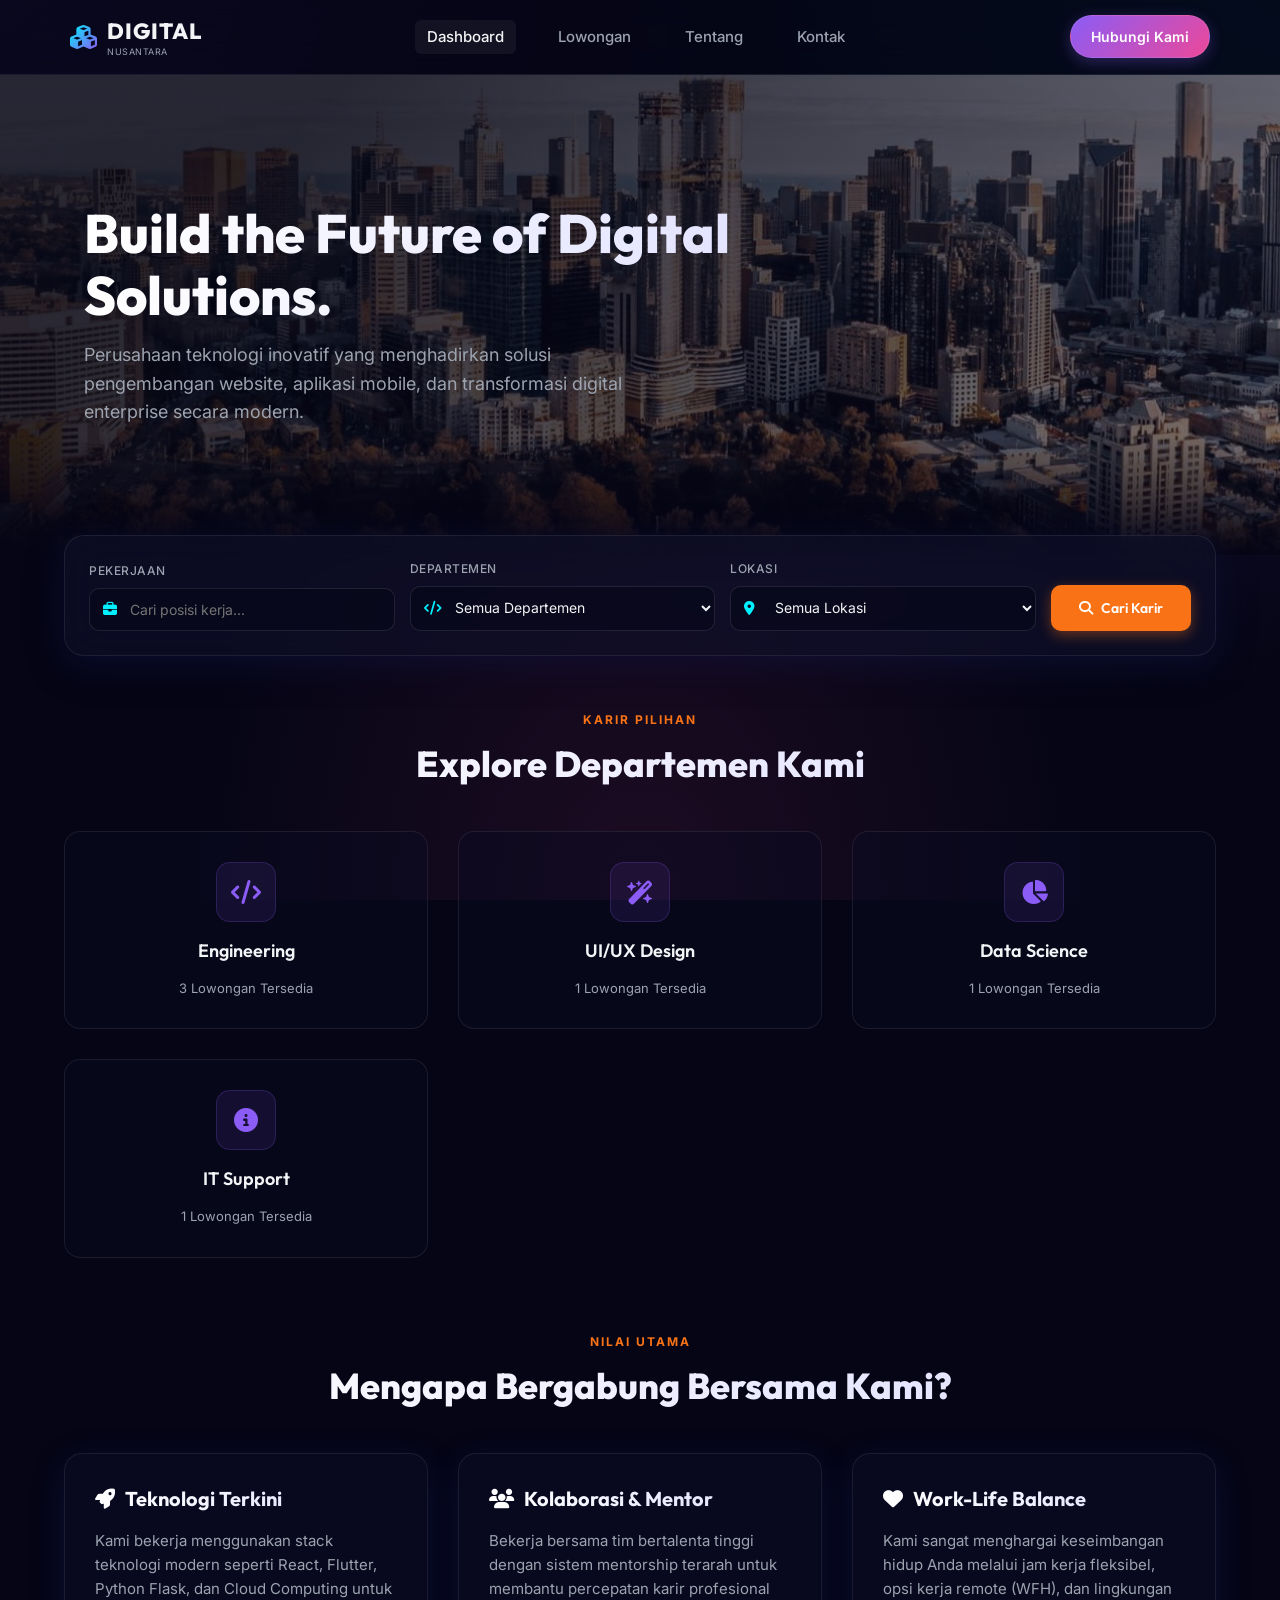
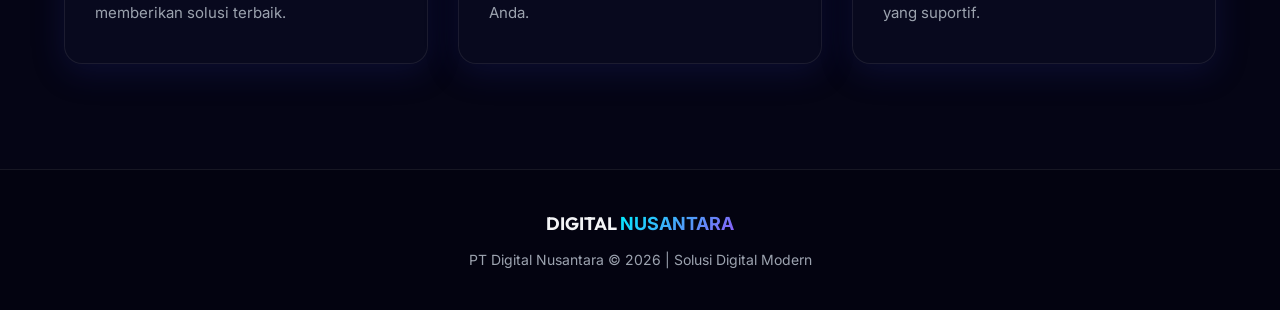
<file: templates/index.html>
<!DOCTYPE html>
<html lang="id">

<head>
    <meta charset="UTF-8">
    <meta name="viewport" content="width=device-width, initial-scale=1.0">
    <title>PT Digital Nusantara - Solusi Digital Modern</title>
    <link rel="stylesheet" href="/static/style.css">
    <!-- FontAwesome for Premium Icons -->
    <link rel="stylesheet" href="https://cdnjs.cloudflare.com/ajax/libs/font-awesome/6.4.0/css/all.min.css">
</head>

<body>

    <header>
        <div class="nav-container">
            <a href="index.html" class="logo">
                <i class="fa-solid fa-cubes logo-icon"></i>
                <div>
                    <span class="logo-text">DIGITAL</span>
                    <span class="logo-subtext">NUSANTARA</span>
                </div>
            </a>
            <nav>
                <a class="active" href="index.html">Dashboard</a>
                <a href="lowongan.html">Lowongan</a>
                <a href="tentang.html">Tentang</a>
                <a href="kontak.html">Kontak</a>
            </nav>
            <a href="kontak.html" class="btn-nav-cta">Hubungi Kami</a>
        </div>
    </header>

    <div class="hero">
        <div class="hero-content">
            <h1>Build the Future of Digital Solutions.</h1>
            <p>Perusahaan teknologi inovatif yang menghadirkan solusi pengembangan website, aplikasi mobile, dan transformasi digital enterprise secara modern.</p>
        </div>
    </div>

    <div class="container">

        <!-- Simulation Search Widget (Homirx style) -->
        <div class="search-widget">
            <form class="search-form" action="lowongan.html" method="GET">
                <div class="search-group">
                    <label>Pekerjaan</label>
                    <div class="search-input-wrapper">
                        <i class="fa-solid fa-briefcase"></i>
                        <input type="text" placeholder="Cari posisi kerja...">
                    </div>
                </div>
                <div class="search-group">
                    <label>Departemen</label>
                    <div class="search-input-wrapper">
                        <i class="fa-solid fa-code"></i>
                        <select>
                            <option value="">Semua Departemen</option>
                            <option value="eng">Engineering</option>
                            <option value="design">Design</option>
                            <option value="data">Data & Analytics</option>
                            <option value="support">IT Support</option>
                        </select>
                    </div>
                </div>
                <div class="search-group">
                    <label>Lokasi</label>
                    <div class="search-input-wrapper">
                        <i class="fa-solid fa-location-dot"></i>
                        <select>
                            <option value="">Semua Lokasi</option>
                            <option value="remote">Remote (WFH)</option>
                            <option value="jakarta">Jakarta</option>
                            <option value="semarang">Semarang</option>
                        </select>
                    </div>
                </div>
                <button type="submit" class="search-button">
                    <i class="fa-solid fa-magnifying-glass"></i> Cari Karir
                </button>
            </form>
        </div>

        <!-- Explore Departments (Explore Apartment Types style) -->
        <div class="section-title-wrapper">
            <span class="section-subtitle">Karir Pilihan</span>
            <h2 class="section-title">Explore Departemen Kami</h2>
        </div>

        <div class="grid" style="margin-bottom: 70px;">
            <div class="dept-card" onclick="window.location.href='lowongan.html'">
                <div class="dept-icon-wrapper">
                    <i class="fa-solid fa-code"></i>
                </div>
                <h3>Engineering</h3>
                <p>3 Lowongan Tersedia</p>
            </div>
            
            <div class="dept-card" onclick="window.location.href='lowongan.html'">
                <div class="dept-icon-wrapper">
                    <i class="fa-solid fa-wand-magic-sparkles"></i>
                </div>
                <h3>UI/UX Design</h3>
                <p>1 Lowongan Tersedia</p>
            </div>

            <div class="dept-card" onclick="window.location.href='lowongan.html'">
                <div class="dept-icon-wrapper">
                    <i class="fa-solid fa-chart-pie"></i>
                </div>
                <h3>Data Science</h3>
                <p>1 Lowongan Tersedia</p>
            </div>

            <div class="dept-card" onclick="window.location.href='lowongan.html'">
                <div class="dept-icon-wrapper">
                    <i class="fa-solid fa-circle-info"></i>
                </div>
                <h3>IT Support</h3>
                <p>1 Lowongan Tersedia</p>
            </div>
        </div>

        <!-- Why Choose Us / Strengths Section -->
        <div class="section-title-wrapper">
            <span class="section-subtitle">Nilai Utama</span>
            <h2 class="section-title">Mengapa Bergabung Bersama Kami?</h2>
        </div>

        <div class="grid">
            <div class="card">
                <h2 style="font-size: 20px; display: flex; align-items: center; gap: 10px; margin-bottom: 15px;">
                    <i class="fa-solid fa-rocket" style="color: var(--accent-cyan);"></i> Teknologi Terkini
                </h2>
                <p>Kami bekerja menggunakan stack teknologi modern seperti React, Flutter, Python Flask, dan Cloud Computing untuk memberikan solusi terbaik.</p>
            </div>

            <div class="card">
                <h2 style="font-size: 20px; display: flex; align-items: center; gap: 10px; margin-bottom: 15px;">
                    <i class="fa-solid fa-users" style="color: var(--accent-purple);"></i> Kolaborasi & Mentor
                </h2>
                <p>Bekerja bersama tim bertalenta tinggi dengan sistem mentorship terarah untuk membantu percepatan karir profesional Anda.</p>
            </div>

            <div class="card">
                <h2 style="font-size: 20px; display: flex; align-items: center; gap: 10px; margin-bottom: 15px;">
                    <i class="fa-solid fa-heart" style="color: var(--accent-pink);"></i> Work-Life Balance
                </h2>
                <p>Kami sangat menghargai keseimbangan hidup Anda melalui jam kerja fleksibel, opsi kerja remote (WFH), dan lingkungan yang suportif.</p>
            </div>
        </div>

    </div>

    <footer>
        <div class="footer-content">
            <div class="footer-logo">
                DIGITAL <span>NUSANTARA</span>
            </div>
            <p>PT Digital Nusantara © 2026 | Solusi Digital Modern</p>
        </div>
    </footer>

</body>

</html>
</file>
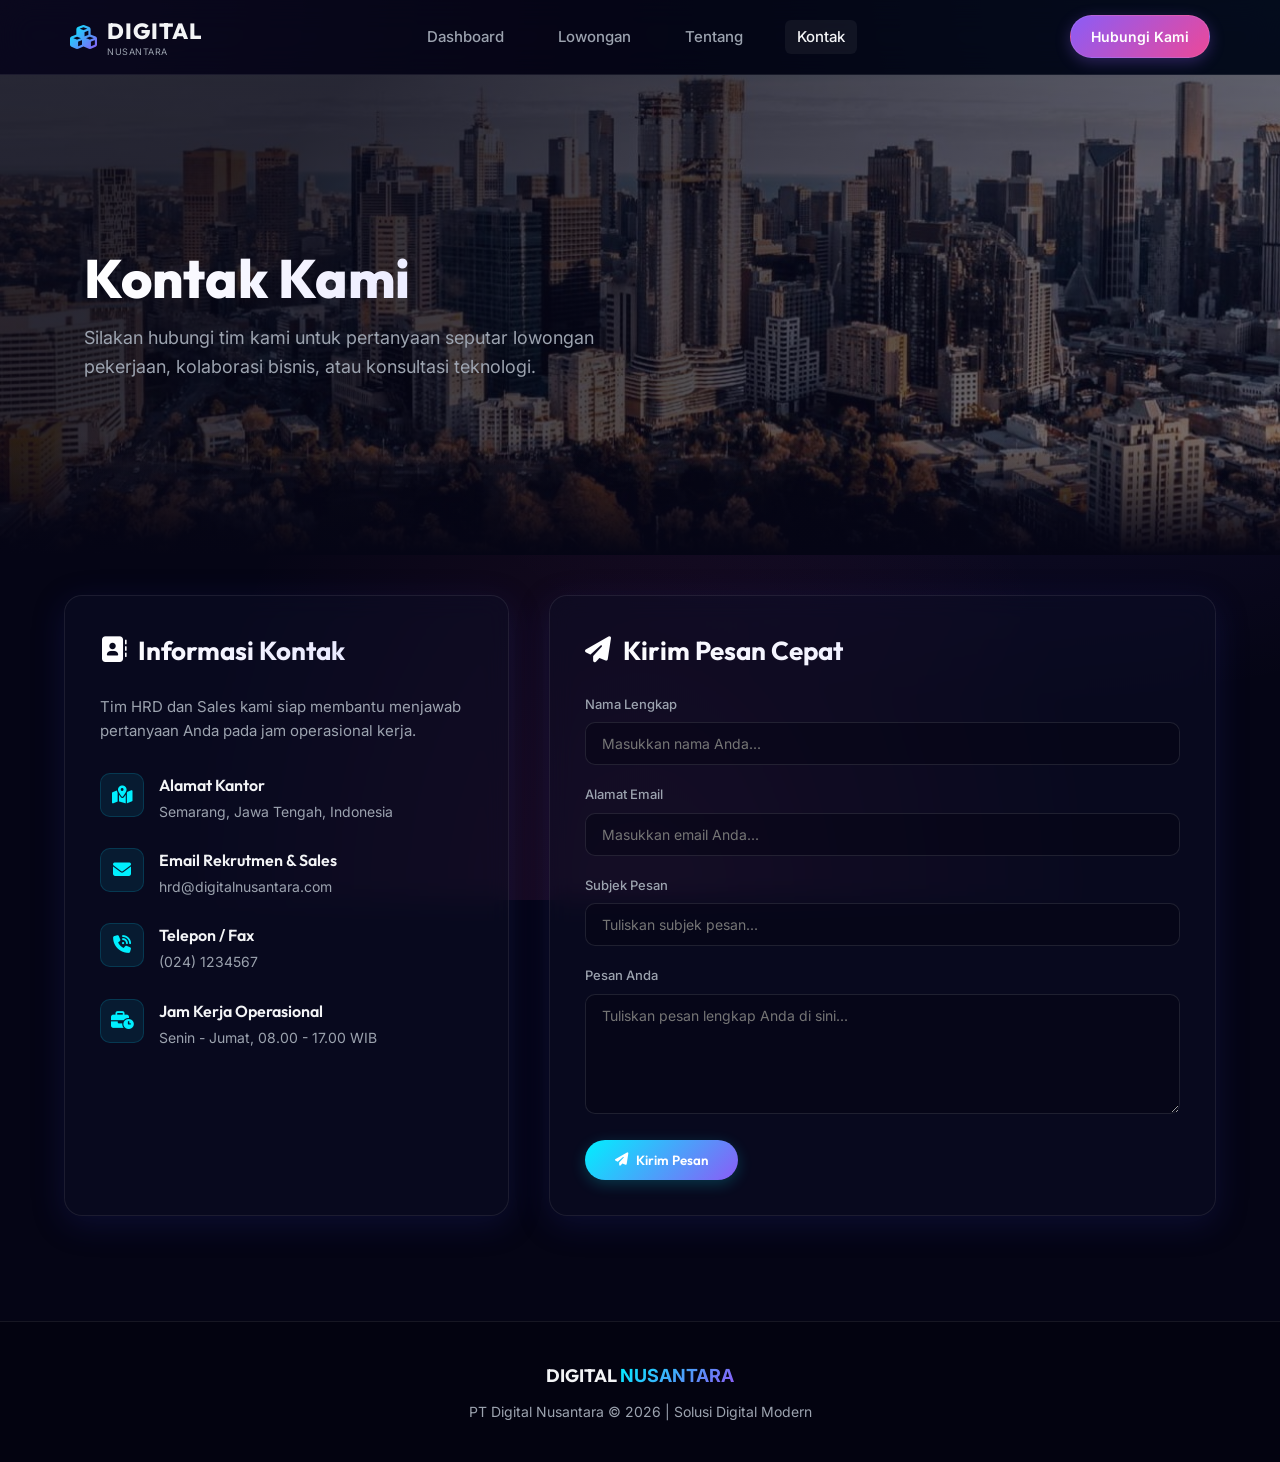
<file: templates/kontak.html>
<!DOCTYPE html>
<html lang="id">

<head>
    <meta charset="UTF-8">
    <meta name="viewport" content="width=device-width, initial-scale=1.0">
    <title>Hubungi Kami - PT Digital Nusantara</title>
    <link rel="stylesheet" href="/static/style.css">
    <!-- FontAwesome for Premium Icons -->
    <link rel="stylesheet" href="https://cdnjs.cloudflare.com/ajax/libs/font-awesome/6.4.0/css/all.min.css">
</head>

<body>

    <header>
        <div class="nav-container">
            <a href="index.html" class="logo">
                <i class="fa-solid fa-cubes logo-icon"></i>
                <div>
                    <span class="logo-text">DIGITAL</span>
                    <span class="logo-subtext">NUSANTARA</span>
                </div>
            </a>
            <nav>
                <a href="index.html">Dashboard</a>
                <a href="lowongan.html">Lowongan</a>
                <a href="tentang.html">Tentang</a>
                <a class="active" href="kontak.html">Kontak</a>
            </nav>
            <a href="kontak.html" class="btn-nav-cta">Hubungi Kami</a>
        </div>
    </header>

    <div class="hero">
        <div class="hero-content">
            <h1>Kontak Kami</h1>
            <p>Silakan hubungi tim kami untuk pertanyaan seputar lowongan pekerjaan, kolaborasi bisnis, atau konsultasi teknologi.</p>
        </div>
    </div>

    <div class="container">

        <div class="contact-grid">
            
            <!-- Left Column: Contact Information -->
            <div class="card" style="padding: 35px;">
                <h2 style="display: flex; align-items: center; gap: 12px; margin-bottom: 25px;">
                    <i class="fa-solid fa-address-book" style="color: var(--accent-cyan);"></i> Informasi Kontak
                </h2>
                <p style="margin-bottom: 30px;">Tim HRD dan Sales kami siap membantu menjawab pertanyaan Anda pada jam operasional kerja.</p>
                
                <div class="contact-info-list">
                    <div class="contact-info-item">
                        <div class="contact-info-icon">
                            <i class="fa-solid fa-map-location-dot"></i>
                        </div>
                        <div class="contact-info-text">
                            <h4>Alamat Kantor</h4>
                            <p>Semarang, Jawa Tengah, Indonesia</p>
                        </div>
                    </div>

                    <div class="contact-info-item">
                        <div class="contact-info-icon">
                            <i class="fa-solid fa-envelope"></i>
                        </div>
                        <div class="contact-info-text">
                            <h4>Email Rekrutmen & Sales</h4>
                            <p>hrd@digitalnusantara.com</p>
                        </div>
                    </div>

                    <div class="contact-info-item">
                        <div class="contact-info-icon">
                            <i class="fa-solid fa-phone-volume"></i>
                        </div>
                        <div class="contact-info-text">
                            <h4>Telepon / Fax</h4>
                            <p>(024) 1234567</p>
                        </div>
                    </div>

                    <div class="contact-info-item">
                        <div class="contact-info-icon">
                            <i class="fa-solid fa-business-time"></i>
                        </div>
                        <div class="contact-info-text">
                            <h4>Jam Kerja Operasional</h4>
                            <p>Senin - Jumat, 08.00 - 17.00 WIB</p>
                        </div>
                    </div>
                </div>
            </div>

            <!-- Right Column: Interactive Contact Form -->
            <div class="card" style="padding: 35px;">
                <h2 style="display: flex; align-items: center; gap: 12px; margin-bottom: 25px;">
                    <i class="fa-solid fa-paper-plane" style="color: var(--accent-purple);"></i> Kirim Pesan Cepat
                </h2>
                <form action="#" onsubmit="event.preventDefault(); alert('Terima kasih! Pesan Anda telah terkirim.'); this.reset();">
                    <div class="form-group">
                        <label for="name">Nama Lengkap</label>
                        <input type="text" id="name" class="form-control" placeholder="Masukkan nama Anda..." required>
                    </div>
                    
                    <div class="form-group">
                        <label for="email">Alamat Email</label>
                        <input type="email" id="email" class="form-control" placeholder="Masukkan email Anda..." required>
                    </div>

                    <div class="form-group">
                        <label for="subject">Subjek Pesan</label>
                        <input type="text" id="subject" class="form-control" placeholder="Tuliskan subjek pesan..." required>
                    </div>

                    <div class="form-group">
                        <label for="message">Pesan Anda</label>
                        <textarea id="message" class="form-control" placeholder="Tuliskan pesan lengkap Anda di sini..." required></textarea>
                    </div>

                    <button type="submit" class="btn-submit">
                        <i class="fa-solid fa-paper-plane" style="margin-right: 8px;"></i> Kirim Pesan
                    </button>
                </form>
            </div>

        </div>

    </div>

    <footer>
        <div class="footer-content">
            <div class="footer-logo">
                DIGITAL <span>NUSANTARA</span>
            </div>
            <p>PT Digital Nusantara © 2026 | Solusi Digital Modern</p>
        </div>
    </footer>

</body>

</html>
</file>
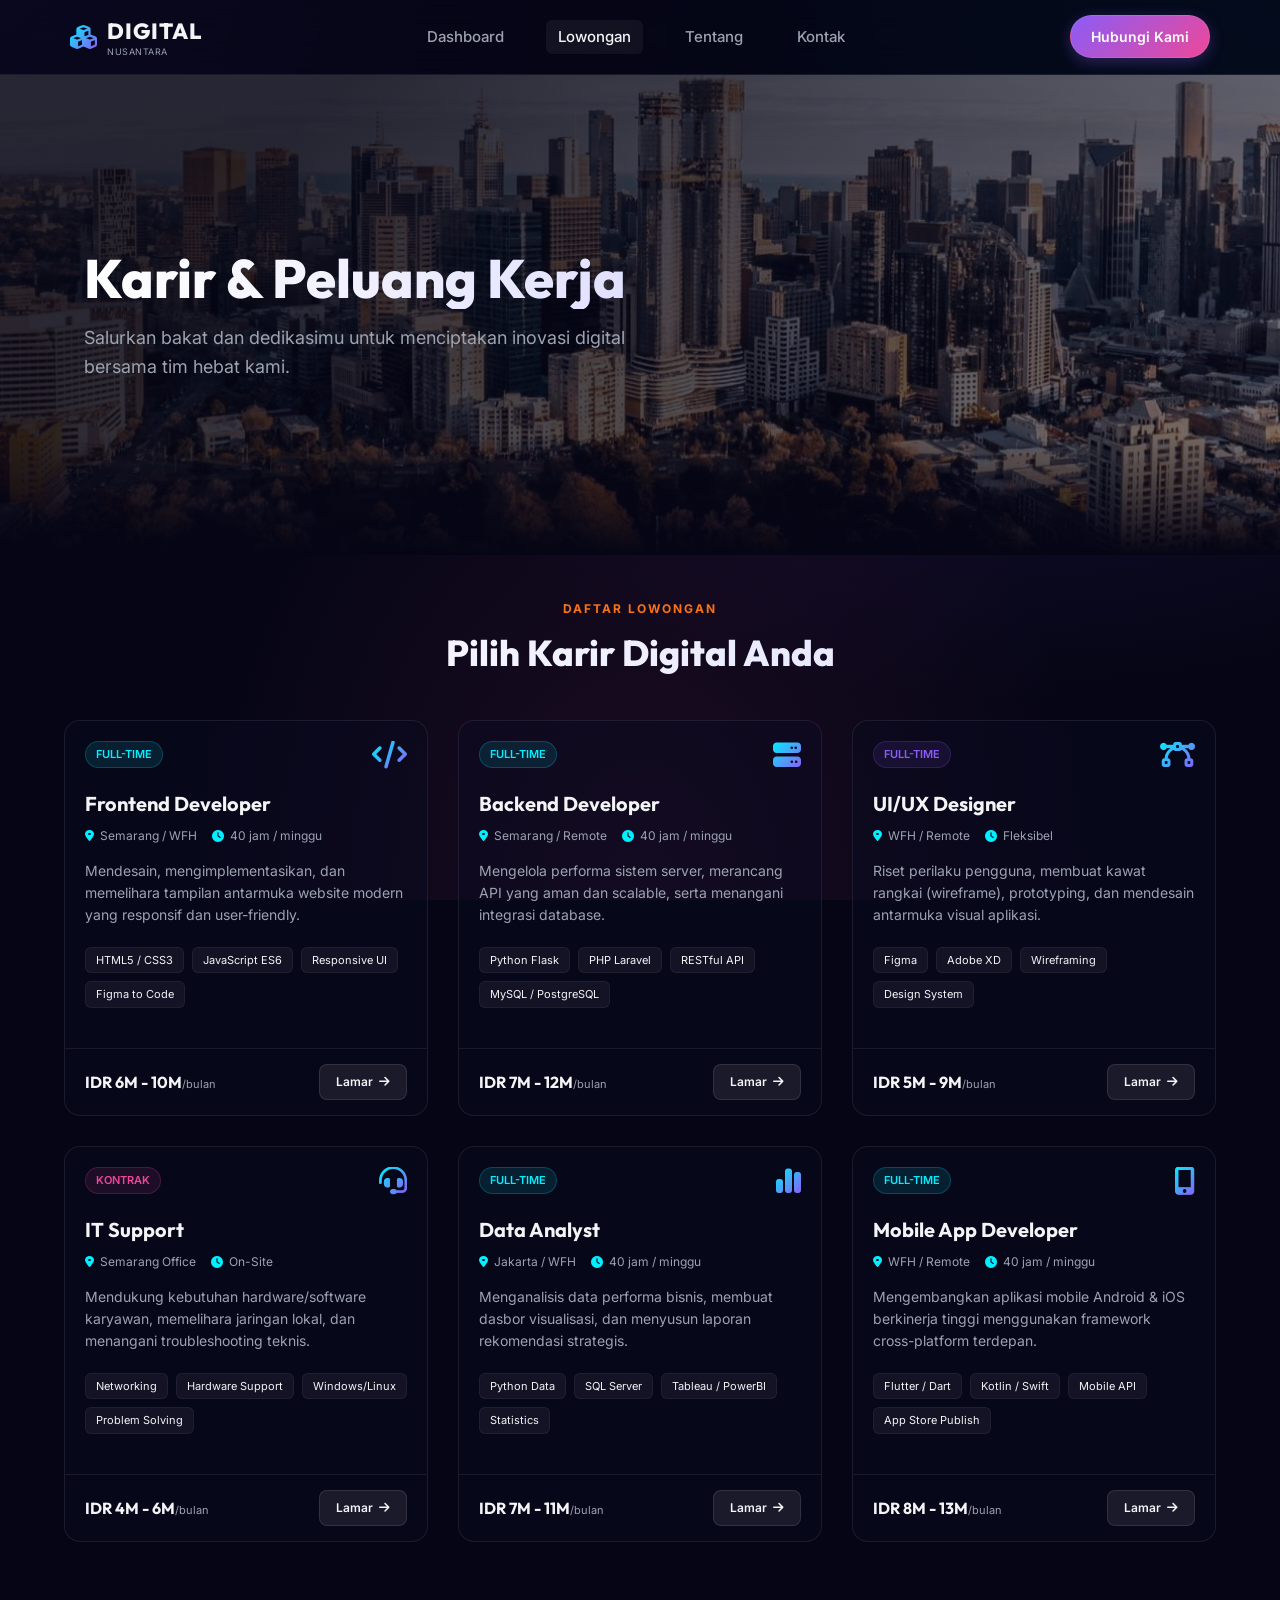
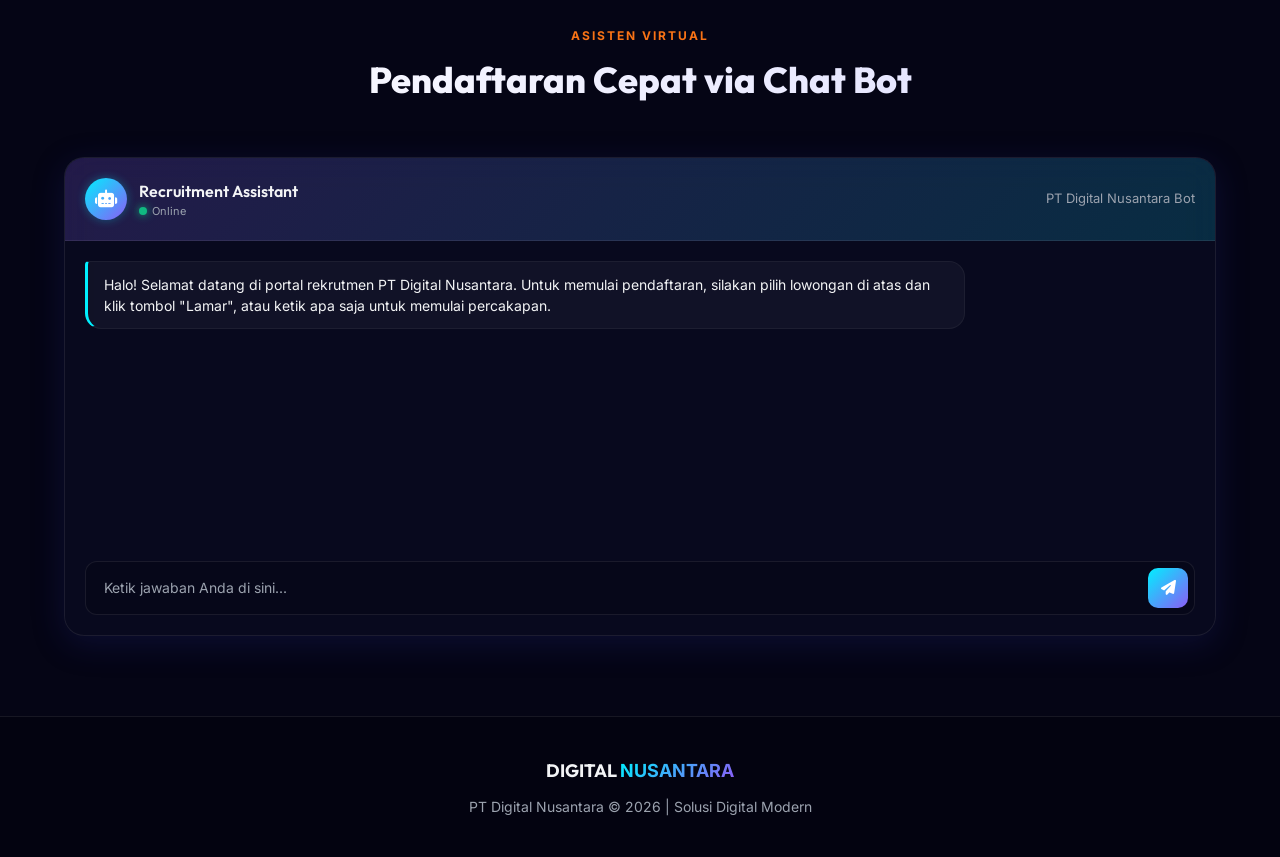
<file: templates/lowongan.html>
<!DOCTYPE html>
<html lang="id">

<head>
    <meta charset="UTF-8">
    <meta name="viewport" content="width=device-width, initial-scale=1.0">
    <title>Lowongan - PT Digital Nusantara</title>
    <link rel="stylesheet" href="/static/style.css">
    <!-- FontAwesome for Premium Icons -->
    <link rel="stylesheet" href="https://cdnjs.cloudflare.com/ajax/libs/font-awesome/6.4.0/css/all.min.css">
</head>

<body>

    <header>
        <div class="nav-container">
            <a href="index.html" class="logo">
                <i class="fa-solid fa-cubes logo-icon"></i>
                <div>
                    <span class="logo-text">DIGITAL</span>
                    <span class="logo-subtext">NUSANTARA</span>
                </div>
            </a>
            <nav>
                <a href="index.html">Dashboard</a>
                <a class="active" href="lowongan.html">Lowongan</a>
                <a href="tentang.html">Tentang</a>
                <a href="kontak.html">Kontak</a>
            </nav>
            <a href="kontak.html" class="btn-nav-cta">Hubungi Kami</a>
        </div>
    </header>

    <div class="hero">
        <div class="hero-content">
            <h1>Karir & Peluang Kerja</h1>
            <p>Salurkan bakat dan dedikasimu untuk menciptakan inovasi digital bersama tim hebat kami.</p>
        </div>
    </div>

    <div class="container">

        <div class="section-title-wrapper">
            <span class="section-subtitle">Daftar Lowongan</span>
            <h2 class="section-title">Pilih Karir Digital Anda</h2>
        </div>

        <div class="grid" style="margin-bottom: 60px;">
            <!-- Frontend Dev -->
            <div class="job-card">
                <div class="job-card-header">
                    <span class="job-badge cyan">Full-Time</span>
                    <i class="fa-solid fa-code job-icon"></i>
                </div>
                <div class="job-card-body">
                    <h3>Frontend Developer</h3>
                    <div class="job-card-meta">
                        <span><i class="fa-solid fa-location-dot"></i> Semarang / WFH</span>
                        <span><i class="fa-solid fa-clock"></i> 40 jam / minggu</span>
                    </div>
                    <p>Mendesain, mengimplementasikan, dan memelihara tampilan antarmuka website modern yang responsif dan user-friendly.</p>
                    <div class="job-skills">
                        <span class="skill-tag">HTML5 / CSS3</span>
                        <span class="skill-tag">JavaScript ES6</span>
                        <span class="skill-tag">Responsive UI</span>
                        <span class="skill-tag">Figma to Code</span>
                    </div>
                </div>
                <div class="job-card-footer">
                    <div class="job-salary">IDR 6M - 10M<span>/bulan</span></div>
                    <a href="#chat-bot-section" class="btn-apply" onclick="pilihPekerjaan('Frontend Developer')">Lamar <i class="fa-solid fa-arrow-right"></i></a>
                </div>
            </div>

            <!-- Backend Dev -->
            <div class="job-card">
                <div class="job-card-header">
                    <span class="job-badge cyan">Full-Time</span>
                    <i class="fa-solid fa-server job-icon"></i>
                </div>
                <div class="job-card-body">
                    <h3>Backend Developer</h3>
                    <div class="job-card-meta">
                        <span><i class="fa-solid fa-location-dot"></i> Semarang / Remote</span>
                        <span><i class="fa-solid fa-clock"></i> 40 jam / minggu</span>
                    </div>
                    <p>Mengelola performa sistem server, merancang API yang aman dan scalable, serta menangani integrasi database.</p>
                    <div class="job-skills">
                        <span class="skill-tag">Python Flask</span>
                        <span class="skill-tag">PHP Laravel</span>
                        <span class="skill-tag">RESTful API</span>
                        <span class="skill-tag">MySQL / PostgreSQL</span>
                    </div>
                </div>
                <div class="job-card-footer">
                    <div class="job-salary">IDR 7M - 12M<span>/bulan</span></div>
                    <a href="#chat-bot-section" class="btn-apply" onclick="pilihPekerjaan('Backend Developer')">Lamar <i class="fa-solid fa-arrow-right"></i></a>
                </div>
            </div>

            <!-- UI/UX Designer -->
            <div class="job-card">
                <div class="job-card-header">
                    <span class="job-badge purple">Full-Time</span>
                    <i class="fa-solid fa-bezier-curve job-icon"></i>
                </div>
                <div class="job-card-body">
                    <h3>UI/UX Designer</h3>
                    <div class="job-card-meta">
                        <span><i class="fa-solid fa-location-dot"></i> WFH / Remote</span>
                        <span><i class="fa-solid fa-clock"></i> Fleksibel</span>
                    </div>
                    <p>Riset perilaku pengguna, membuat kawat rangkai (wireframe), prototyping, dan mendesain antarmuka visual aplikasi.</p>
                    <div class="job-skills">
                        <span class="skill-tag">Figma</span>
                        <span class="skill-tag">Adobe XD</span>
                        <span class="skill-tag">Wireframing</span>
                        <span class="skill-tag">Design System</span>
                    </div>
                </div>
                <div class="job-card-footer">
                    <div class="job-salary">IDR 5M - 9M<span>/bulan</span></div>
                    <a href="#chat-bot-section" class="btn-apply" onclick="pilihPekerjaan('UI/UX Designer')">Lamar <i class="fa-solid fa-arrow-right"></i></a>
                </div>
            </div>

            <!-- IT Support -->
            <div class="job-card">
                <div class="job-card-header">
                    <span class="job-badge pink">Kontrak</span>
                    <i class="fa-solid fa-headset job-icon"></i>
                </div>
                <div class="job-card-body">
                    <h3>IT Support</h3>
                    <div class="job-card-meta">
                        <span><i class="fa-solid fa-location-dot"></i> Semarang Office</span>
                        <span><i class="fa-solid fa-clock"></i> On-Site</span>
                    </div>
                    <p>Mendukung kebutuhan hardware/software karyawan, memelihara jaringan lokal, dan menangani troubleshooting teknis.</p>
                    <div class="job-skills">
                        <span class="skill-tag">Networking</span>
                        <span class="skill-tag">Hardware Support</span>
                        <span class="skill-tag">Windows/Linux</span>
                        <span class="skill-tag">Problem Solving</span>
                    </div>
                </div>
                <div class="job-card-footer">
                    <div class="job-salary">IDR 4M - 6M<span>/bulan</span></div>
                    <a href="#chat-bot-section" class="btn-apply" onclick="pilihPekerjaan('IT Support')">Lamar <i class="fa-solid fa-arrow-right"></i></a>
                </div>
            </div>

            <!-- Data Analyst -->
            <div class="job-card">
                <div class="job-card-header">
                    <span class="job-badge cyan">Full-Time</span>
                    <i class="fa-solid fa-chart-simple job-icon"></i>
                </div>
                <div class="job-card-body">
                    <h3>Data Analyst</h3>
                    <div class="job-card-meta">
                        <span><i class="fa-solid fa-location-dot"></i> Jakarta / WFH</span>
                        <span><i class="fa-solid fa-clock"></i> 40 jam / minggu</span>
                    </div>
                    <p>Menganalisis data performa bisnis, membuat dasbor visualisasi, dan menyusun laporan rekomendasi strategis.</p>
                    <div class="job-skills">
                        <span class="skill-tag">Python Data</span>
                        <span class="skill-tag">SQL Server</span>
                        <span class="skill-tag">Tableau / PowerBI</span>
                        <span class="skill-tag">Statistics</span>
                    </div>
                </div>
                <div class="job-card-footer">
                    <div class="job-salary">IDR 7M - 11M<span>/bulan</span></div>
                    <a href="#chat-bot-section" class="btn-apply" onclick="pilihPekerjaan('Data Analyst')">Lamar <i class="fa-solid fa-arrow-right"></i></a>
                </div>
            </div>

            <!-- Mobile App Developer -->
            <div class="job-card">
                <div class="job-card-header">
                    <span class="job-badge cyan">Full-Time</span>
                    <i class="fa-solid fa-mobile-screen-button job-icon"></i>
                </div>
                <div class="job-card-body">
                    <h3>Mobile App Developer</h3>
                    <div class="job-card-meta">
                        <span><i class="fa-solid fa-location-dot"></i> WFH / Remote</span>
                        <span><i class="fa-solid fa-clock"></i> 40 jam / minggu</span>
                    </div>
                    <p>Mengembangkan aplikasi mobile Android & iOS berkinerja tinggi menggunakan framework cross-platform terdepan.</p>
                    <div class="job-skills">
                        <span class="skill-tag">Flutter / Dart</span>
                        <span class="skill-tag">Kotlin / Swift</span>
                        <span class="skill-tag">Mobile API</span>
                        <span class="skill-tag">App Store Publish</span>
                    </div>
                </div>
                <div class="job-card-footer">
                    <div class="job-salary">IDR 8M - 13M<span>/bulan</span></div>
                    <a href="#chat-bot-section" class="btn-apply" onclick="pilihPekerjaan('Mobile App Developer')">Lamar <i class="fa-solid fa-arrow-right"></i></a>
                </div>
            </div>
        </div>

        <!-- Chat Bot Section (Homirx layout styling) -->
        <div id="chat-bot-section" class="section-title-wrapper" style="margin-top: 80px;">
            <span class="section-subtitle">Asisten Virtual</span>
            <h2 class="section-title">Pendaftaran Cepat via Chat Bot</h2>
        </div>

        <div class="chat-widget-container">
            <div class="chat-header">
                <div class="chat-bot-profile">
                    <div class="chat-avatar">
                        <i class="fa-solid fa-robot"></i>
                    </div>
                    <div class="chat-bot-info">
                        <h3>Recruitment Assistant</h3>
                        <div class="chat-status">
                            <span class="chat-status-pulse"></span>
                            Online
                        </div>
                    </div>
                </div>
                <div style="font-size: 13px; color: var(--text-muted);">
                    PT Digital Nusantara Bot
                </div>
            </div>
            
            <div class="chat-body">
                <div id="chat-log" class="chat-log-box">
                    <div class="chat-bubble bot">Halo! Selamat datang di portal rekrutmen PT Digital Nusantara. Untuk memulai pendaftaran, silakan pilih lowongan di atas dan klik tombol "Lamar", atau ketik apa saja untuk memulai percakapan.</div>
                </div>
                <div class="chat-input-area">
                    <input type="text" id="user-input" placeholder="Ketik jawaban Anda di sini..." autocomplete="off">
                    <button class="btn-send-message" onclick="kirimPesan()">
                        <i class="fa-solid fa-paper-plane"></i>
                    </button>
                </div>
            </div>
        </div>

    </div>

    <footer>
        <div class="footer-content">
            <div class="footer-logo">
                DIGITAL <span>NUSANTARA</span>
            </div>
            <p>PT Digital Nusantara © 2026 | Solusi Digital Modern</p>
        </div>
    </footer>

    <script>
        async function kirimPesan() {
            let input = document.getElementById('user-input');
            let log = document.getElementById('chat-log');
            let msg = input.value.trim();

            if (msg === "") return;

            // Render user bubble
            log.innerHTML += `<div class="chat-bubble user">${msg}</div>`;
            input.value = '';
            log.scrollTop = log.scrollHeight;

            try {
                let response = await fetch('/chat', {
                    method: 'POST',
                    headers: {'Content-Type': 'application/json'},
                    body: JSON.stringify({message: msg})
                });
                let data = await response.json();
                
                // Format bot response (replace /n with br for display)
                let formattedResponse = data.response.replace(/\/n/g, '<br>');
                
                // Render bot bubble
                log.innerHTML += `<div class="chat-bubble bot">${formattedResponse}</div>`;
            } catch (e) {
                log.innerHTML += `<div class="chat-bubble bot" style="color: var(--accent-pink);">Bot: Server tidak merespon. Mohon coba beberapa saat lagi.</div>`;
            }
            log.scrollTop = log.scrollHeight;
        }

        // Support Enter key press inside chat input
        document.getElementById('user-input').addEventListener('keypress', function(e) {
            if (e.key === 'Enter') {
                kirimPesan();
            }
        });

        // Trigger bot when click apply
        function pilihPekerjaan(namaPekerjaan) {
            let input = document.getElementById('user-input');
            input.value = namaPekerjaan;
            input.focus();
            
            // Give subtle hint or automatically send
            setTimeout(() => {
                kirimPesan();
            }, 300);
        }
    </script>

</body>

</html>
</file>
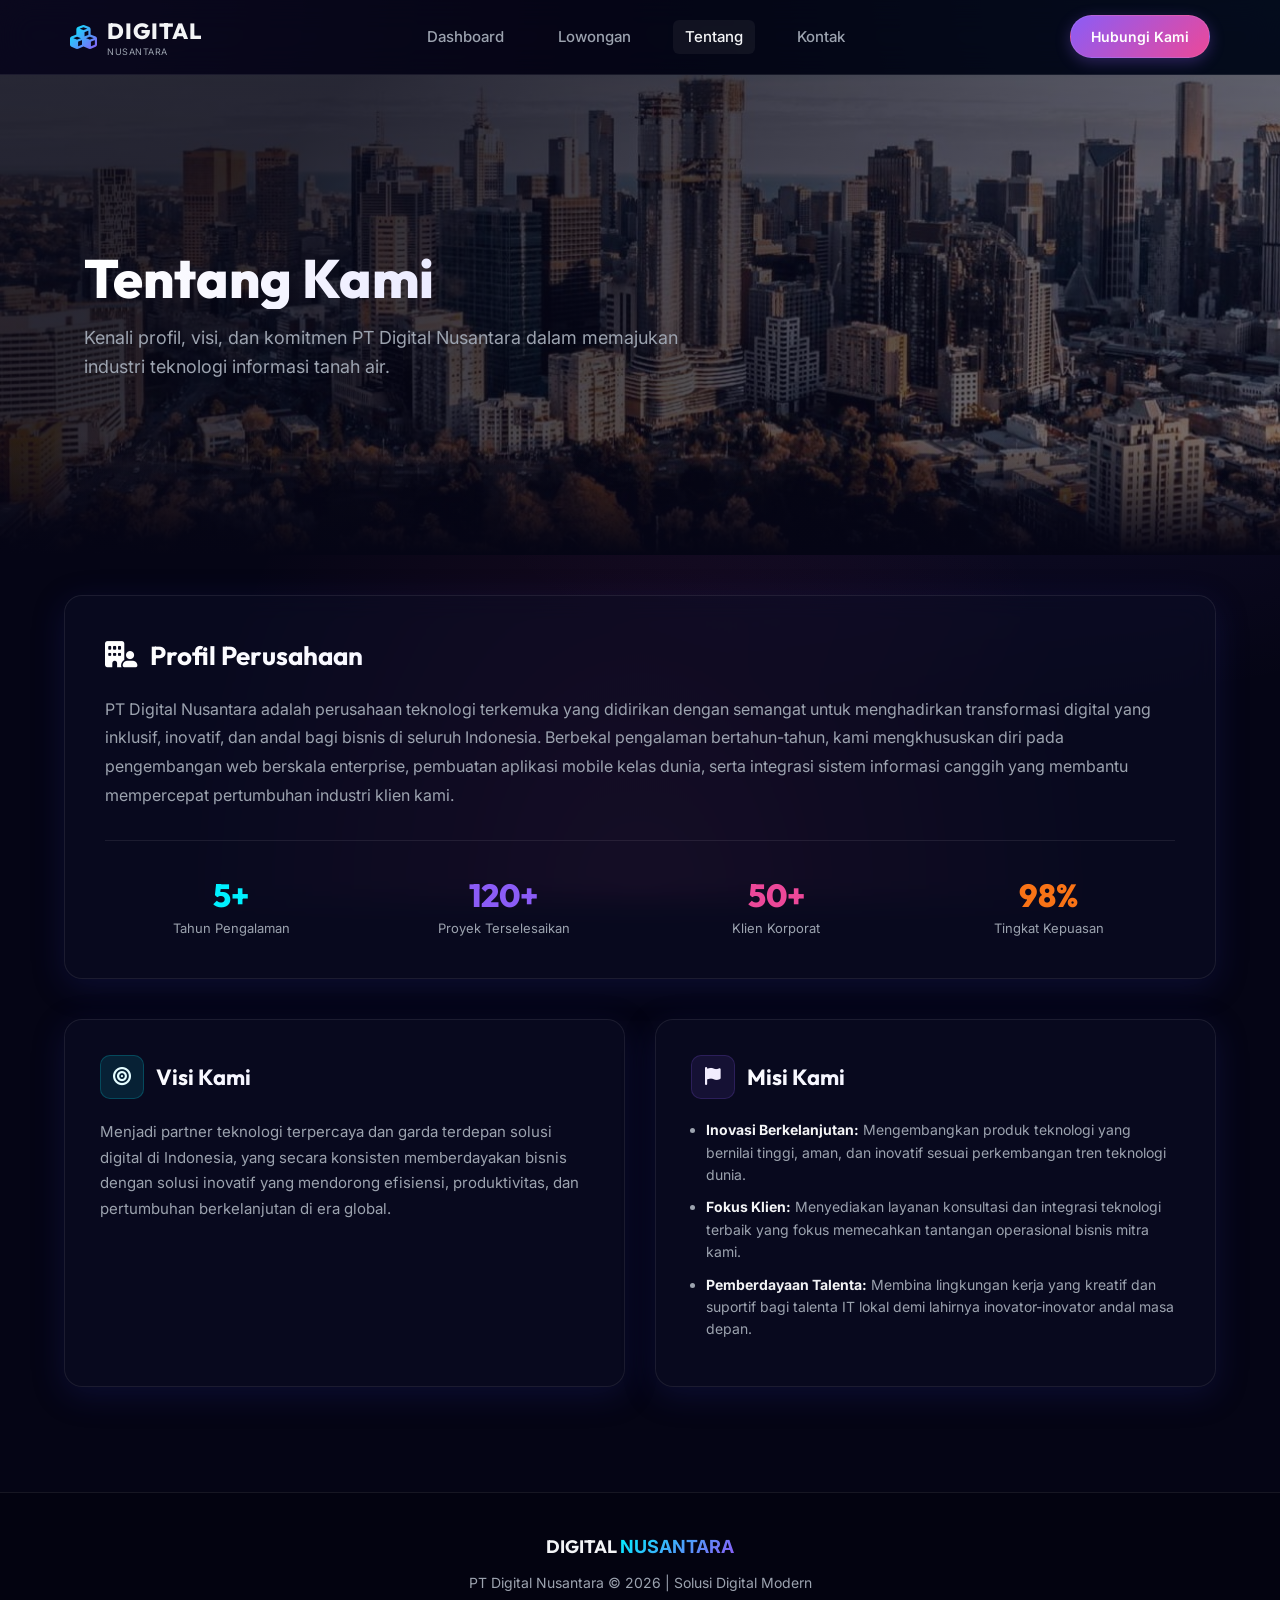
<file: templates/tentang.html>
<!DOCTYPE html>
<html lang="id">

<head>
    <meta charset="UTF-8">
    <meta name="viewport" content="width=device-width, initial-scale=1.0">
    <title>Tentang Kami - PT Digital Nusantara</title>
    <link rel="stylesheet" href="/static/style.css">
    <!-- FontAwesome for Premium Icons -->
    <link rel="stylesheet" href="https://cdnjs.cloudflare.com/ajax/libs/font-awesome/6.4.0/css/all.min.css">
</head>

<body>

    <header>
        <div class="nav-container">
            <a href="index.html" class="logo">
                <i class="fa-solid fa-cubes logo-icon"></i>
                <div>
                    <span class="logo-text">DIGITAL</span>
                    <span class="logo-subtext">NUSANTARA</span>
                </div>
            </a>
            <nav>
                <a href="index.html">Dashboard</a>
                <a href="lowongan.html">Lowongan</a>
                <a class="active" href="tentang.html">Tentang</a>
                <a href="kontak.html">Kontak</a>
            </nav>
            <a href="kontak.html" class="btn-nav-cta">Hubungi Kami</a>
        </div>
    </header>

    <div class="hero">
        <div class="hero-content">
            <h1>Tentang Kami</h1>
            <p>Kenali profil, visi, dan komitmen PT Digital Nusantara dalam memajukan industri teknologi informasi tanah air.</p>
        </div>
    </div>

    <div class="container">

        <!-- Profil Card -->
        <div class="card" style="margin-bottom: 40px; padding: 40px;">
            <h2 style="display: flex; align-items: center; gap: 12px; margin-bottom: 20px;">
                <i class="fa-solid fa-building-user" style="color: var(--accent-cyan);"></i> Profil Perusahaan
            </h2>
            <p style="font-size: 16px; line-height: 1.8; margin-bottom: 30px;">
                PT Digital Nusantara adalah perusahaan teknologi terkemuka yang didirikan dengan semangat untuk menghadirkan transformasi digital yang inklusif, inovatif, dan andal bagi bisnis di seluruh Indonesia. Berbekal pengalaman bertahun-tahun, kami mengkhususkan diri pada pengembangan web berskala enterprise, pembuatan aplikasi mobile kelas dunia, serta integrasi sistem informasi canggih yang membantu mempercepat pertumbuhan industri klien kami.
            </p>
            
            <!-- Dynamic Stats Bar (Premium feel) -->
            <div class="grid" style="grid-template-columns: repeat(auto-fit, minmax(200px, 1fr)); gap: 20px; border-top: 1px solid var(--card-border); padding-top: 30px; margin-top: 10px;">
                <div style="text-align: center;">
                    <div style="font-family: var(--font-heading); font-size: 32px; font-weight: 800; color: var(--accent-cyan);">5+</div>
                    <div style="font-size: 13px; color: var(--text-muted);">Tahun Pengalaman</div>
                </div>
                <div style="text-align: center;">
                    <div style="font-family: var(--font-heading); font-size: 32px; font-weight: 800; color: var(--accent-purple);">120+</div>
                    <div style="font-size: 13px; color: var(--text-muted);">Proyek Terselesaikan</div>
                </div>
                <div style="text-align: center;">
                    <div style="font-family: var(--font-heading); font-size: 32px; font-weight: 800; color: var(--accent-pink);">50+</div>
                    <div style="font-size: 13px; color: var(--text-muted);">Klien Korporat</div>
                </div>
                <div style="text-align: center;">
                    <div style="font-family: var(--font-heading); font-size: 32px; font-weight: 800; color: var(--accent-orange);">98%</div>
                    <div style="font-size: 13px; color: var(--text-muted);">Tingkat Kepuasan</div>
                </div>
            </div>
        </div>

        <!-- Vision and Mission side-by-side -->
        <div class="grid">
            <!-- Visi Card -->
            <div class="card" style="padding: 35px;">
                <h2 style="font-size: 22px; display: flex; align-items: center; gap: 12px; margin-bottom: 20px;">
                    <div class="dept-icon-wrapper" style="width: 44px; height: 44px; border-radius: 10px; font-size: 18px; background: rgba(0, 240, 255, 0.1); border-color: rgba(0, 240, 255, 0.2); color: var(--accent-cyan);">
                        <i class="fa-solid fa-bullseye"></i>
                    </div>
                    Visi Kami
                </h2>
                <p style="font-size: 15px; line-height: 1.7;">
                    Menjadi partner teknologi terpercaya dan garda terdepan solusi digital di Indonesia, yang secara konsisten memberdayakan bisnis dengan solusi inovatif yang mendorong efisiensi, produktivitas, dan pertumbuhan berkelanjutan di era global.
                </p>
            </div>

            <!-- Misi Card -->
            <div class="card" style="padding: 35px;">
                <h2 style="font-size: 22px; display: flex; align-items: center; gap: 12px; margin-bottom: 20px;">
                    <div class="dept-icon-wrapper" style="width: 44px; height: 44px; border-radius: 10px; font-size: 18px; background: rgba(139, 92, 246, 0.1); border-color: rgba(139, 92, 246, 0.2); color: var(--accent-purple);">
                        <i class="fa-solid fa-flag"></i>
                    </div>
                    Misi Kami
                </h2>
                <ul style="margin-left: 15px; margin-top: 5px;">
                    <li style="margin-bottom: 10px; font-size: 14px; line-height: 1.6;">
                        <b style="color: var(--text-main);">Inovasi Berkelanjutan:</b> Mengembangkan produk teknologi yang bernilai tinggi, aman, dan inovatif sesuai perkembangan tren teknologi dunia.
                    </li>
                    <li style="margin-bottom: 10px; font-size: 14px; line-height: 1.6;">
                        <b style="color: var(--text-main);">Fokus Klien:</b> Menyediakan layanan konsultasi dan integrasi teknologi terbaik yang fokus memecahkan tantangan operasional bisnis mitra kami.
                    </li>
                    <li style="margin-bottom: 10px; font-size: 14px; line-height: 1.6;">
                        <b style="color: var(--text-main);">Pemberdayaan Talenta:</b> Membina lingkungan kerja yang kreatif dan suportif bagi talenta IT lokal demi lahirnya inovator-inovator andal masa depan.
                    </li>
                </ul>
            </div>
        </div>

    </div>

    <footer>
        <div class="footer-content">
            <div class="footer-logo">
                DIGITAL <span>NUSANTARA</span>
            </div>
            <p>PT Digital Nusantara © 2026 | Solusi Digital Modern</p>
        </div>
    </footer>

</body>

</html>
</file>
<file: static/style.css>
@import url('https://fonts.googleapis.com/css2?family=Outfit:wght@300;400;500;600;700;800&family=Inter:wght@300;400;500;600;700&display=swap');

:root {
    --bg-primary: #050515;
    --bg-secondary: #0a0a24;
    --accent-cyan: #00f0ff;
    --accent-purple: #8b5cf6;
    --accent-pink: #ec4899;
    --accent-orange: #f97316;
    --accent-orange-hover: #ea580c;
    --text-main: #f3f4f6;
    --text-muted: #9ca3af;
    --card-bg: rgba(15, 17, 44, 0.45);
    --card-border: rgba(255, 255, 255, 0.08);
    --card-border-glow: rgba(0, 240, 255, 0.2);
    --glass-glow: 0 8px 32px 0 rgba(31, 38, 135, 0.25);
    --font-heading: 'Outfit', sans-serif;
    --font-body: 'Inter', sans-serif;
}

* {
    margin: 0;
    padding: 0;
    box-sizing: border-box;
    font-family: var(--font-body);
}

body {
    background-color: var(--bg-primary);
    background-image: 
        radial-gradient(at 0% 0%, rgba(139, 92, 246, 0.15) 0px, transparent 40%),
        radial-gradient(at 100% 0%, rgba(6, 182, 212, 0.15) 0px, transparent 40%),
        radial-gradient(at 50% 100%, rgba(236, 72, 153, 0.1) 0px, transparent 50%),
        radial-gradient(at 80% 50%, rgba(139, 92, 246, 0.08) 0px, transparent 40%);
    background-attachment: fixed;
    color: var(--text-main);
    min-height: 100vh;
    overflow-x: hidden;
    line-height: 1.5;
}

/* HEADER & NAVBAR */
header {
    background: rgba(5, 5, 21, 0.7);
    backdrop-filter: blur(16px);
    -webkit-backdrop-filter: blur(16px);
    border-bottom: 1px solid var(--card-border);
    position: sticky;
    top: 0;
    z-index: 1000;
}

.nav-container {
    max-width: 1200px;
    margin: 0 auto;
    display: flex;
    justify-content: space-between;
    align-items: center;
    padding: 15px 30px;
}

.logo {
    display: flex;
    align-items: center;
    gap: 10px;
    text-decoration: none;
    color: var(--text-main);
}

.logo-icon {
    font-size: 24px;
    background: linear-gradient(135deg, var(--accent-cyan), var(--accent-purple));
    -webkit-background-clip: text;
    -webkit-text-fill-color: transparent;
}

.logo-text {
    font-family: var(--font-heading);
    font-weight: 800;
    font-size: 22px;
    letter-spacing: 1px;
}

.logo-subtext {
    display: block;
    font-size: 9px;
    color: var(--text-muted);
    font-weight: 400;
    margin-top: -3px;
    letter-spacing: 0.5px;
}

nav {
    display: flex;
    gap: 30px;
    align-items: center;
}

nav a {
    text-decoration: none;
    color: var(--text-muted);
    font-weight: 500;
    font-size: 15px;
    transition: all 0.3s ease;
    padding: 6px 12px;
    border-radius: 6px;
}

nav a:hover, nav a.active {
    color: var(--text-main);
    background: rgba(255, 255, 255, 0.05);
}

.btn-nav-cta {
    background: linear-gradient(135deg, var(--accent-purple), var(--accent-pink));
    color: white;
    text-decoration: none;
    font-weight: 600;
    font-size: 14px;
    padding: 10px 20px;
    border-radius: 30px;
    box-shadow: 0 4px 15px rgba(139, 92, 246, 0.3);
    transition: all 0.3s ease;
    border: 1px solid rgba(255, 255, 255, 0.1);
}

.btn-nav-cta:hover {
    transform: translateY(-2px);
    box-shadow: 0 6px 20px rgba(139, 92, 246, 0.5);
    background: linear-gradient(135deg, var(--accent-pink), var(--accent-purple));
}

/* HERO SECTION */
.hero {
    position: relative;
    height: 480px;
    background: linear-gradient(135deg, rgba(5, 5, 21, 0.85) 20%, rgba(10, 10, 36, 0.5) 100%), 
                url("img1.jpeg") center/cover no-repeat;
    display: flex;
    align-items: center;
    padding: 0 5%;
    overflow: hidden;
}

.hero::after {
    content: '';
    position: absolute;
    bottom: 0;
    left: 0;
    width: 100%;
    height: 120px;
    background: linear-gradient(to top, var(--bg-primary), transparent);
    pointer-events: none;
}

.hero-content {
    position: relative;
    max-width: 800px;
    z-index: 2;
    padding-left: 20px;
}

.hero-content h1 {
    font-family: var(--font-heading);
    font-weight: 800;
    font-size: 54px;
    line-height: 1.15;
    margin-bottom: 15px;
    background: linear-gradient(to right, #ffffff, #dedeff);
    -webkit-background-clip: text;
    -webkit-text-fill-color: transparent;
}

.hero-content p {
    font-family: var(--font-body);
    font-size: 18px;
    color: var(--text-muted);
    line-height: 1.6;
    max-width: 600px;
}

/* CONTAINER */
.container {
    width: 90%;
    max-width: 1200px;
    margin: 40px auto 80px auto;
}

/* SEARCH WIDGET (simulating Homirx Search) */
.search-widget {
    background: rgba(15, 17, 44, 0.6);
    backdrop-filter: blur(20px);
    -webkit-backdrop-filter: blur(20px);
    border: 1px solid rgba(255, 255, 255, 0.08);
    box-shadow: var(--glass-glow), 0px 10px 40px rgba(0, 0, 0, 0.3);
    padding: 24px;
    border-radius: 20px;
    margin-top: -60px;
    margin-bottom: 50px;
    position: relative;
    z-index: 10;
}

.search-form {
    display: flex;
    flex-wrap: wrap;
    gap: 15px;
    align-items: flex-end;
}

.search-group {
    flex: 1 1 200px;
    display: flex;
    flex-direction: column;
    gap: 8px;
}

.search-group label {
    font-size: 12px;
    color: var(--text-muted);
    font-weight: 500;
    text-transform: uppercase;
    letter-spacing: 0.5px;
}

.search-input-wrapper {
    position: relative;
    display: flex;
    align-items: center;
}

.search-input-wrapper i {
    position: absolute;
    left: 14px;
    color: var(--accent-cyan);
    font-size: 14px;
}

.search-input-wrapper input,
.search-input-wrapper select {
    width: 100%;
    background: rgba(5, 5, 21, 0.5);
    border: 1px solid rgba(255, 255, 255, 0.1);
    color: var(--text-main);
    padding: 12px 14px 12px 40px;
    border-radius: 10px;
    font-size: 14px;
    outline: none;
    transition: all 0.3s ease;
}

.search-input-wrapper input:focus,
.search-input-wrapper select:focus {
    border-color: var(--accent-cyan);
    box-shadow: 0 0 10px rgba(0, 240, 255, 0.2);
}

.search-button {
    background: var(--accent-orange);
    color: white;
    font-family: var(--font-heading);
    font-weight: 600;
    border: none;
    border-radius: 10px;
    padding: 12px 28px;
    cursor: pointer;
    font-size: 14px;
    display: flex;
    align-items: center;
    gap: 8px;
    height: 46px;
    transition: all 0.3s ease;
    box-shadow: 0 4px 14px rgba(249, 115, 22, 0.4);
}

.search-button:hover {
    background: var(--accent-orange-hover);
    transform: translateY(-1px);
    box-shadow: 0 6px 18px rgba(249, 115, 22, 0.6);
}

/* CARDS */
.card {
    background: var(--card-bg);
    backdrop-filter: blur(12px);
    -webkit-backdrop-filter: blur(12px);
    border: 1px solid var(--card-border);
    padding: 30px;
    border-radius: 18px;
    box-shadow: var(--glass-glow);
    margin-bottom: 25px;
    transition: all 0.4s ease;
    position: relative;
    overflow: hidden;
}

.card::before {
    content: '';
    position: absolute;
    top: 0;
    left: 0;
    width: 100%;
    height: 100%;
    background: linear-gradient(135deg, rgba(0, 240, 255, 0.05) 0%, rgba(139, 92, 246, 0.05) 100%);
    opacity: 0;
    transition: opacity 0.4s ease;
    pointer-events: none;
}

.card:hover {
    transform: translateY(-5px);
    border-color: var(--card-border-glow);
    box-shadow: 0 12px 40px rgba(0, 240, 255, 0.1);
}

.card:hover::before {
    opacity: 1;
}

.card h2 {
    font-family: var(--font-heading);
    font-weight: 700;
    font-size: 26px;
    margin-bottom: 12px;
    background: linear-gradient(to right, #ffffff, #dedeff);
    -webkit-background-clip: text;
    -webkit-text-fill-color: transparent;
}

.card p {
    font-size: 15px;
    line-height: 1.6;
    color: var(--text-muted);
    margin-bottom: 8px;
}

/* EXPLORE SECTION / GRID */
.section-title-wrapper {
    text-align: center;
    margin-bottom: 40px;
}

.section-subtitle {
    font-size: 12px;
    color: var(--accent-orange);
    font-weight: 700;
    text-transform: uppercase;
    letter-spacing: 2px;
    display: inline-block;
    margin-bottom: 8px;
}

.section-title {
    font-family: var(--font-heading);
    font-weight: 800;
    font-size: 36px;
    background: linear-gradient(to right, #ffffff, #dedeff);
    -webkit-background-clip: text;
    -webkit-text-fill-color: transparent;
}

.grid {
    display: grid;
    grid-template-columns: repeat(auto-fit, minmax(280px, 1fr));
    gap: 30px;
}

/* DEPARTMEN/APARTMENT TYPE CARD (simulating Homirx category cards) */
.dept-card {
    background: rgba(10, 10, 32, 0.5);
    border: 1px solid var(--card-border);
    border-radius: 16px;
    padding: 30px;
    text-align: center;
    transition: all 0.3s ease;
    cursor: pointer;
    display: flex;
    flex-direction: column;
    align-items: center;
    gap: 15px;
}

.dept-icon-wrapper {
    width: 60px;
    height: 60px;
    border-radius: 14px;
    background: rgba(139, 92, 246, 0.1);
    border: 1px solid rgba(139, 92, 246, 0.2);
    display: flex;
    align-items: center;
    justify-content: center;
    color: var(--accent-purple);
    font-size: 24px;
    transition: all 0.3s ease;
}

.dept-card:hover {
    border-color: var(--accent-cyan);
    background: rgba(10, 10, 32, 0.8);
    transform: translateY(-4px);
}

.dept-card:hover .dept-icon-wrapper {
    background: rgba(0, 240, 255, 0.15);
    border-color: var(--accent-cyan);
    color: var(--accent-cyan);
    box-shadow: 0 0 15px rgba(0, 240, 255, 0.3);
}

.dept-card h3 {
    font-family: var(--font-heading);
    font-weight: 600;
    font-size: 18px;
    color: var(--text-main);
}

.dept-card p {
    font-size: 13px;
    color: var(--text-muted);
}

/* JOB LISTINGS CARDS (simulating Homirx property listings) */
.job-card {
    background: rgba(10, 10, 32, 0.5);
    border: 1px solid var(--card-border);
    border-radius: 16px;
    overflow: hidden;
    transition: all 0.3s ease;
    display: flex;
    flex-direction: column;
    position: relative;
}

.job-card-header {
    padding: 20px 20px 10px 20px;
    display: flex;
    justify-content: space-between;
    align-items: center;
}

.job-badge {
    background: rgba(139, 92, 246, 0.1);
    color: var(--accent-purple);
    border: 1px solid rgba(139, 92, 246, 0.2);
    font-size: 11px;
    font-weight: 600;
    padding: 4px 10px;
    border-radius: 20px;
    text-transform: uppercase;
}

.job-badge.cyan {
    background: rgba(0, 240, 255, 0.1);
    color: var(--accent-cyan);
    border: 1px solid rgba(0, 240, 255, 0.2);
}

.job-badge.pink {
    background: rgba(236, 72, 153, 0.1);
    color: var(--accent-pink);
    border: 1px solid rgba(236, 72, 153, 0.2);
}

.job-icon {
    font-size: 28px;
    background: linear-gradient(135deg, var(--accent-cyan), var(--accent-purple));
    -webkit-background-clip: text;
    -webkit-text-fill-color: transparent;
}

.job-card-body {
    padding: 10px 20px 20px 20px;
    flex-grow: 1;
}

.job-card-body h3 {
    font-family: var(--font-heading);
    font-size: 20px;
    font-weight: 700;
    margin-bottom: 8px;
    color: var(--text-main);
}

.job-card-meta {
    display: flex;
    gap: 15px;
    font-size: 12px;
    color: var(--text-muted);
    margin-bottom: 15px;
}

.job-card-meta span {
    display: flex;
    align-items: center;
    gap: 6px;
}

.job-card-meta span i {
    color: var(--accent-cyan);
}

.job-card-body p {
    font-size: 14px;
    color: var(--text-muted);
    line-height: 1.6;
    margin-bottom: 20px;
}

.job-skills {
    display: flex;
    flex-wrap: wrap;
    gap: 8px;
    margin-bottom: 20px;
}

.skill-tag {
    background: rgba(255, 255, 255, 0.05);
    border: 1px solid rgba(255, 255, 255, 0.05);
    padding: 4px 10px;
    border-radius: 6px;
    font-size: 11px;
    color: var(--text-main);
}

.job-card-footer {
    padding: 15px 20px;
    border-top: 1px solid var(--card-border);
    display: flex;
    justify-content: space-between;
    align-items: center;
}

.job-salary {
    font-family: var(--font-heading);
    font-size: 16px;
    font-weight: 700;
    color: var(--text-main);
}

.job-salary span {
    font-size: 11px;
    color: var(--text-muted);
    font-weight: 400;
}

.btn-apply {
    background: rgba(255, 255, 255, 0.08);
    border: 1px solid rgba(255, 255, 255, 0.1);
    color: var(--text-main);
    padding: 8px 16px;
    border-radius: 8px;
    font-size: 12px;
    font-weight: 600;
    cursor: pointer;
    transition: all 0.3s ease;
    text-decoration: none;
    display: flex;
    align-items: center;
    gap: 6px;
}

.btn-apply:hover {
    background: var(--accent-cyan);
    color: var(--bg-primary);
    border-color: var(--accent-cyan);
    box-shadow: 0 0 15px rgba(0, 240, 255, 0.4);
    transform: translateY(-1px);
}

.job-card:hover {
    transform: translateY(-5px);
    border-color: var(--card-border-glow);
    box-shadow: 0 10px 30px rgba(0, 240, 255, 0.05);
}

/* CHATBOT CONTAINER */
.chat-widget-container {
    background: var(--card-bg);
    backdrop-filter: blur(16px);
    -webkit-backdrop-filter: blur(16px);
    border: 1px solid var(--card-border);
    box-shadow: var(--glass-glow);
    border-radius: 20px;
    overflow: hidden;
    margin-top: 50px;
}

.chat-header {
    background: linear-gradient(135deg, rgba(139, 92, 246, 0.2), rgba(6, 182, 212, 0.2));
    border-bottom: 1px solid var(--card-border);
    padding: 20px;
    display: flex;
    justify-content: space-between;
    align-items: center;
}

.chat-bot-profile {
    display: flex;
    align-items: center;
    gap: 12px;
}

.chat-avatar {
    width: 42px;
    height: 42px;
    border-radius: 50%;
    background: linear-gradient(135deg, var(--accent-cyan), var(--accent-purple));
    display: flex;
    align-items: center;
    justify-content: center;
    color: white;
    font-size: 18px;
    box-shadow: 0 0 10px rgba(0, 240, 255, 0.3);
}

.chat-bot-info h3 {
    font-family: var(--font-heading);
    font-size: 16px;
    font-weight: 600;
}

.chat-status {
    display: flex;
    align-items: center;
    gap: 5px;
    font-size: 11px;
    color: var(--text-muted);
}

.chat-status-pulse {
    width: 8px;
    height: 8px;
    border-radius: 50%;
    background: #10b981;
    box-shadow: 0 0 8px #10b981;
    animation: pulse 1.8s infinite;
}

@keyframes pulse {
    0% { transform: scale(0.95); box-shadow: 0 0 0 0 rgba(16, 185, 129, 0.7); }
    70% { transform: scale(1); box-shadow: 0 0 0 6px rgba(16, 185, 129, 0); }
    100% { transform: scale(0.95); box-shadow: 0 0 0 0 rgba(16, 185, 129, 0); }
}

.chat-body {
    padding: 20px;
}

.chat-log-box {
    height: 280px;
    overflow-y: auto;
    display: flex;
    flex-direction: column;
    gap: 15px;
    padding-right: 10px;
    margin-bottom: 20px;
}

/* Chat Scrollbar */
.chat-log-box::-webkit-scrollbar {
    width: 6px;
}
.chat-log-box::-webkit-scrollbar-track {
    background: rgba(255, 255, 255, 0.02);
    border-radius: 10px;
}
.chat-log-box::-webkit-scrollbar-thumb {
    background: rgba(255, 255, 255, 0.1);
    border-radius: 10px;
}
.chat-log-box::-webkit-scrollbar-thumb:hover {
    background: rgba(255, 255, 255, 0.2);
}

.chat-bubble {
    max-width: 80%;
    padding: 12px 16px;
    border-radius: 16px;
    font-size: 14px;
    line-height: 1.5;
}

.chat-bubble.bot {
    align-self: flex-start;
    background: rgba(255, 255, 255, 0.04);
    border: 1px solid rgba(255, 255, 255, 0.05);
    border-left: 3px solid var(--accent-cyan);
    color: var(--text-main);
    border-top-left-radius: 4px;
}

.chat-bubble.user {
    align-self: flex-end;
    background: rgba(139, 92, 246, 0.15);
    border: 1px solid rgba(139, 92, 246, 0.3);
    color: white;
    border-top-right-radius: 4px;
}

.chat-input-area {
    display: flex;
    gap: 10px;
    background: rgba(5, 5, 21, 0.4);
    border: 1px solid var(--card-border);
    border-radius: 12px;
    padding: 6px;
}

.chat-input-area input {
    flex-grow: 1;
    background: transparent;
    border: none;
    outline: none;
    color: white;
    font-size: 14px;
    padding: 8px 12px;
}

.chat-input-area input::placeholder {
    color: var(--text-muted);
}

.btn-send-message {
    background: linear-gradient(135deg, var(--accent-cyan), var(--accent-purple));
    border: none;
    color: white;
    width: 40px;
    height: 40px;
    border-radius: 10px;
    display: flex;
    align-items: center;
    justify-content: center;
    cursor: pointer;
    font-size: 15px;
    transition: all 0.3s ease;
}

.btn-send-message:hover {
    transform: scale(1.05);
    box-shadow: 0 0 12px rgba(0, 240, 255, 0.4);
}

/* LISTS */
ul {
    margin-left: 20px;
    margin-top: 10px;
    color: var(--text-muted);
}

li {
    margin-bottom: 6px;
    font-size: 14px;
}

/* BUTTONS */
button, .btn {
    font-family: var(--font-body);
    display: inline-flex;
    align-items: center;
    justify-content: center;
    cursor: pointer;
    outline: none;
    transition: all 0.3s ease;
}

/* FOOTER */
footer {
    background: #030310;
    border-top: 1px solid var(--card-border);
    color: var(--text-muted);
    padding: 40px 0;
    text-align: center;
    font-size: 14px;
}

.footer-content {
    max-width: 1200px;
    margin: 0 auto;
    padding: 0 30px;
}

.footer-logo {
    font-family: var(--font-heading);
    font-weight: 700;
    font-size: 18px;
    color: var(--text-main);
    margin-bottom: 12px;
}

.footer-logo span {
    background: linear-gradient(135deg, var(--accent-cyan), var(--accent-purple));
    -webkit-background-clip: text;
    -webkit-text-fill-color: transparent;
}

.footer-links {
    display: flex;
    justify-content: center;
    gap: 20px;
    margin-bottom: 15px;
}

.footer-links a {
    color: var(--text-muted);
    text-decoration: none;
    transition: color 0.3s;
}

.footer-links a:hover {
    color: var(--accent-cyan);
}

/* FORMS (FOR CONTACT) */
.contact-grid {
    display: grid;
    grid-template-columns: 1fr 1.5fr;
    gap: 40px;
}

@media (max-width: 768px) {
    .contact-grid {
        grid-template-columns: 1fr;
    }
}

.contact-info-list {
    display: flex;
    flex-direction: column;
    gap: 25px;
}

.contact-info-item {
    display: flex;
    align-items: flex-start;
    gap: 15px;
}

.contact-info-icon {
    width: 44px;
    height: 44px;
    border-radius: 10px;
    background: rgba(6, 182, 212, 0.1);
    border: 1px solid rgba(6, 182, 212, 0.2);
    display: flex;
    align-items: center;
    justify-content: center;
    color: var(--accent-cyan);
    font-size: 18px;
    flex-shrink: 0;
}

.contact-info-text h4 {
    font-family: var(--font-heading);
    font-size: 16px;
    font-weight: 600;
    margin-bottom: 4px;
}

.contact-info-text p {
    font-size: 14px;
    color: var(--text-muted);
    margin-bottom: 0;
}

.form-group {
    margin-bottom: 20px;
}

.form-group label {
    display: block;
    font-size: 13px;
    color: var(--text-muted);
    margin-bottom: 8px;
    font-weight: 500;
}

.form-control {
    width: 100%;
    background: rgba(5, 5, 21, 0.5);
    border: 1px solid rgba(255, 255, 255, 0.1);
    color: white;
    padding: 12px 16px;
    border-radius: 10px;
    font-size: 14px;
    outline: none;
    transition: all 0.3s ease;
}

.form-control:focus {
    border-color: var(--accent-cyan);
    box-shadow: 0 0 10px rgba(0, 240, 255, 0.2);
}

textarea.form-control {
    resize: vertical;
    min-height: 120px;
}

.btn-submit {
    background: linear-gradient(135deg, var(--accent-cyan), var(--accent-purple));
    color: white;
    border: none;
    font-family: var(--font-heading);
    font-weight: 600;
    padding: 12px 30px;
    border-radius: 30px;
    cursor: pointer;
    transition: all 0.3s ease;
    box-shadow: 0 4px 15px rgba(0, 240, 255, 0.2);
}

.btn-submit:hover {
    transform: translateY(-2px);
    box-shadow: 0 6px 20px rgba(0, 240, 255, 0.4);
}
</file>
